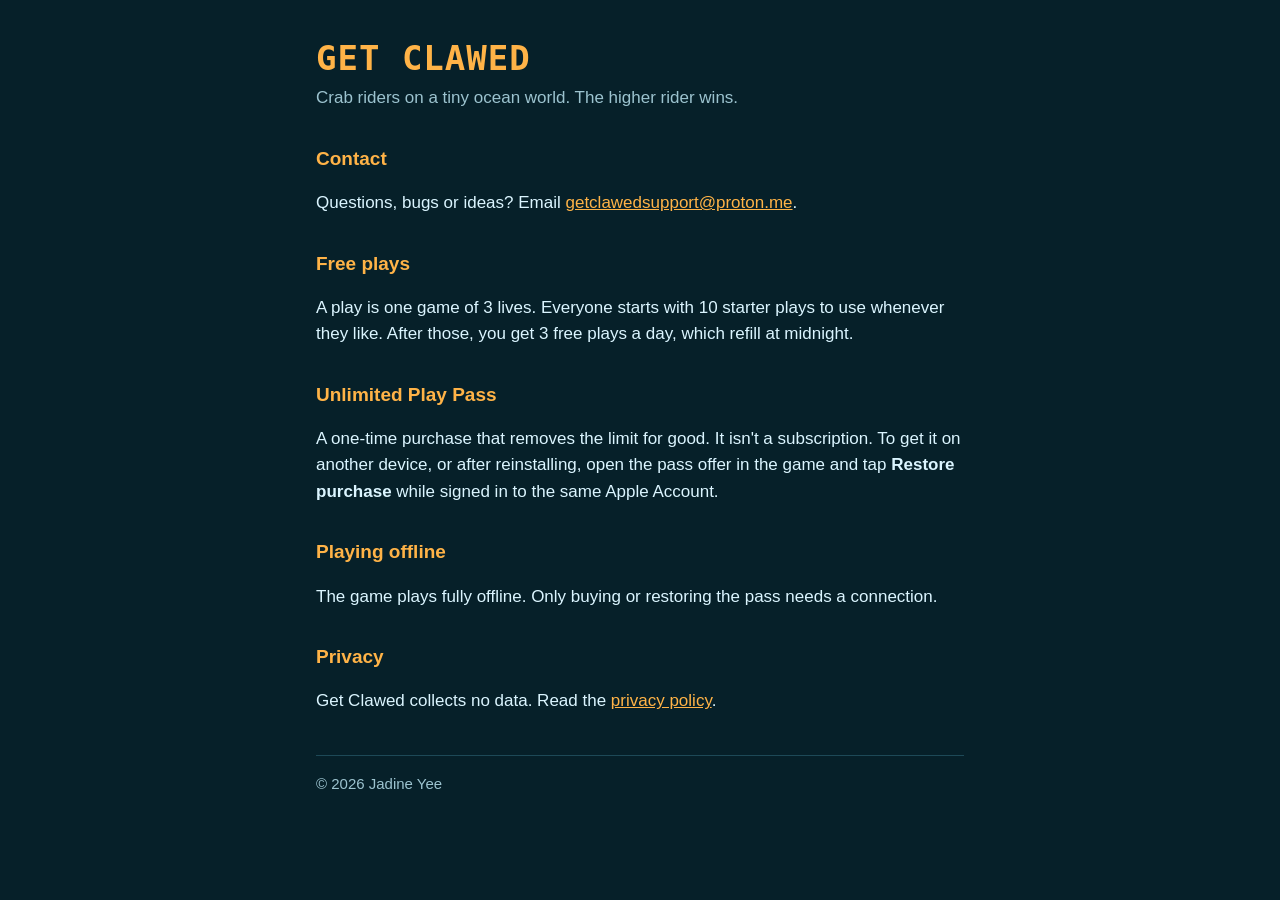
<file: index.html>
<!doctype html>
<html lang="en">
<head>
<meta charset="utf-8">
<meta name="viewport" content="width=device-width, initial-scale=1">
<title>Get Clawed Support</title>
<link rel="stylesheet" href="style.css">
</head>
<body>
<main>
<h1>GET CLAWED</h1>
<p class="lead">Crab riders on a tiny ocean world. The higher rider wins.</p>

<h2>Contact</h2>
<p>Questions, bugs or ideas? Email <a href="mailto:getclawedsupport@proton.me">getclawedsupport@proton.me</a>.</p>

<h2>Free plays</h2>
<p>A play is one game of 3 lives. Everyone starts with 10 starter plays to use whenever they like. After those, you get 3 free plays a day, which refill at midnight.</p>

<h2>Unlimited Play Pass</h2>
<p>A one-time purchase that removes the limit for good. It isn't a subscription. To get it on another device, or after reinstalling, open the pass offer in the game and tap <b>Restore purchase</b> while signed in to the same Apple Account.</p>

<h2>Playing offline</h2>
<p>The game plays fully offline. Only buying or restoring the pass needs a connection.</p>

<h2>Privacy</h2>
<p>Get Clawed collects no data. Read the <a href="privacy.html">privacy policy</a>.</p>

<nav>© 2026 Jadine Yee</nav>
</main>
</body>
</html>
</file>
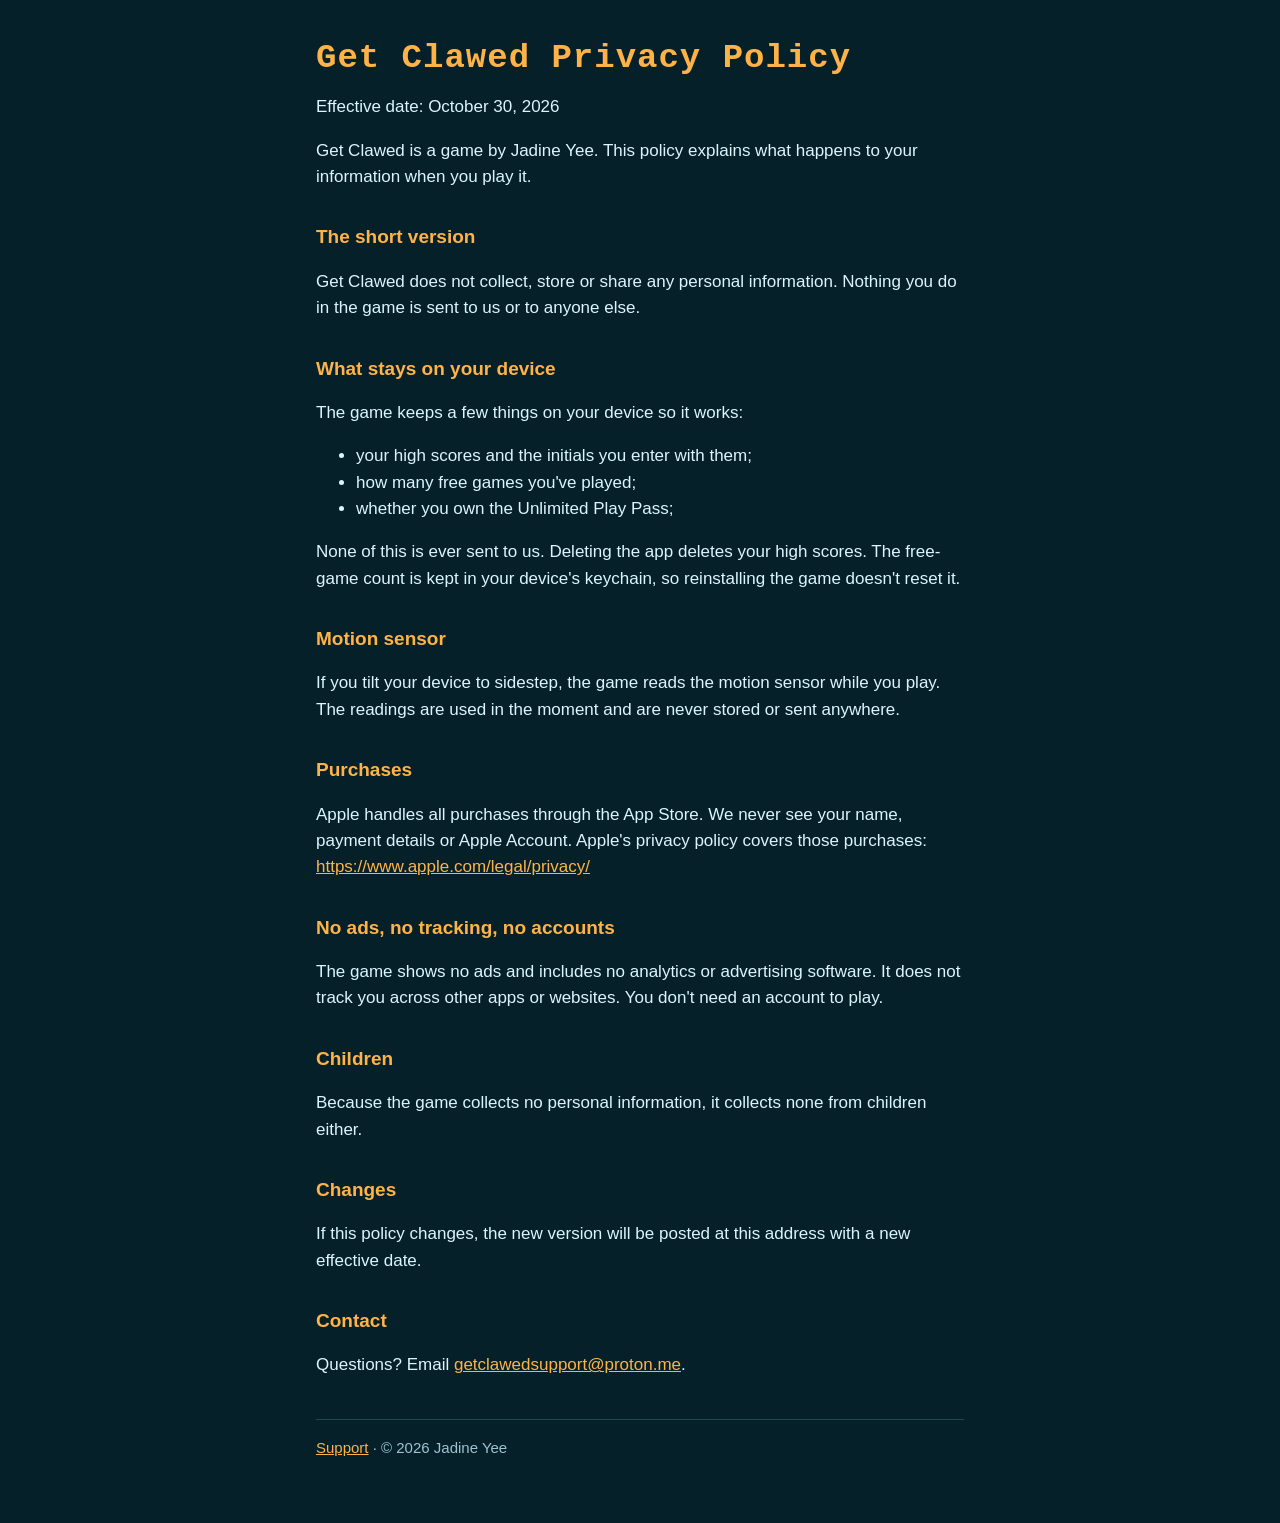
<file: privacy.html>
<!doctype html>
<html lang="en">
<head>
<meta charset="utf-8">
<meta name="viewport" content="width=device-width, initial-scale=1">
<title>Get Clawed Privacy Policy</title>
<link rel="stylesheet" href="style.css">
</head>
<body>
<main>
<h1>Get Clawed Privacy Policy</h1>
<p>Effective date: October 30, 2026</p>
<p>Get Clawed is a game by Jadine Yee. This policy explains what happens to your information when you play it.</p>
<h2>The short version</h2>
<p>Get Clawed does not collect, store or share any personal information. Nothing you do in the game is sent to us or to anyone else.</p>
<h2>What stays on your device</h2>
<p>The game keeps a few things on your device so it works:</p>
<ul>
<li>your high scores and the initials you enter with them;</li>
<li>how many free games you&#x27;ve played;</li>
<li>whether you own the Unlimited Play Pass;</li>
</ul>
<p>None of this is ever sent to us. Deleting the app deletes your high scores. The free-game count is kept in your device&#x27;s keychain, so reinstalling the game doesn&#x27;t reset it.</p>
<h2>Motion sensor</h2>
<p>If you tilt your device to sidestep, the game reads the motion sensor while you play. The readings are used in the moment and are never stored or sent anywhere.</p>
<h2>Purchases</h2>
<p>Apple handles all purchases through the App Store. We never see your name, payment details or Apple Account. Apple&#x27;s privacy policy covers those purchases: <a href="https://www.apple.com/legal/privacy/">https://www.apple.com/legal/privacy/</a></p>
<h2>No ads, no tracking, no accounts</h2>
<p>The game shows no ads and includes no analytics or advertising software. It does not track you across other apps or websites. You don&#x27;t need an account to play.</p>
<h2>Children</h2>
<p>Because the game collects no personal information, it collects none from children either.</p>
<h2>Changes</h2>
<p>If this policy changes, the new version will be posted at this address with a new effective date.</p>
<h2>Contact</h2>
<p>Questions? Email <a href="mailto:getclawedsupport@proton.me">getclawedsupport@proton.me</a>.</p>
<nav><a href="index.html">Support</a> · © 2026 Jadine Yee</nav>
</main>
</body>
</html>
</file>
<file: style.css>
:root { --bg: #062029; --panel: #0b2f3a; --ink: #dbf5ff; --muted: #9cc3cf; --amber: #ffb347; }
* { box-sizing: border-box; }
body { margin: 0; background: var(--bg); color: var(--ink); font: 17px/1.55 -apple-system, BlinkMacSystemFont, "Segoe UI", Roboto, sans-serif; }
main { max-width: 680px; margin: 0 auto; padding: 40px 16px 64px; }
h1 { color: var(--amber); font: 800 34px/1.1 ui-monospace, Menlo, monospace; letter-spacing: 1px; margin: 0 0 8px; }
h2 { color: var(--amber); font-size: 19px; margin: 32px 0 6px; }
p, li { color: var(--ink); }
.lead { color: var(--muted); margin-top: 0; }
a { color: var(--amber); }
nav { margin-top: 40px; padding-top: 16px; border-top: 1px solid #1d4957; color: var(--muted); font-size: 15px; }
</file>
